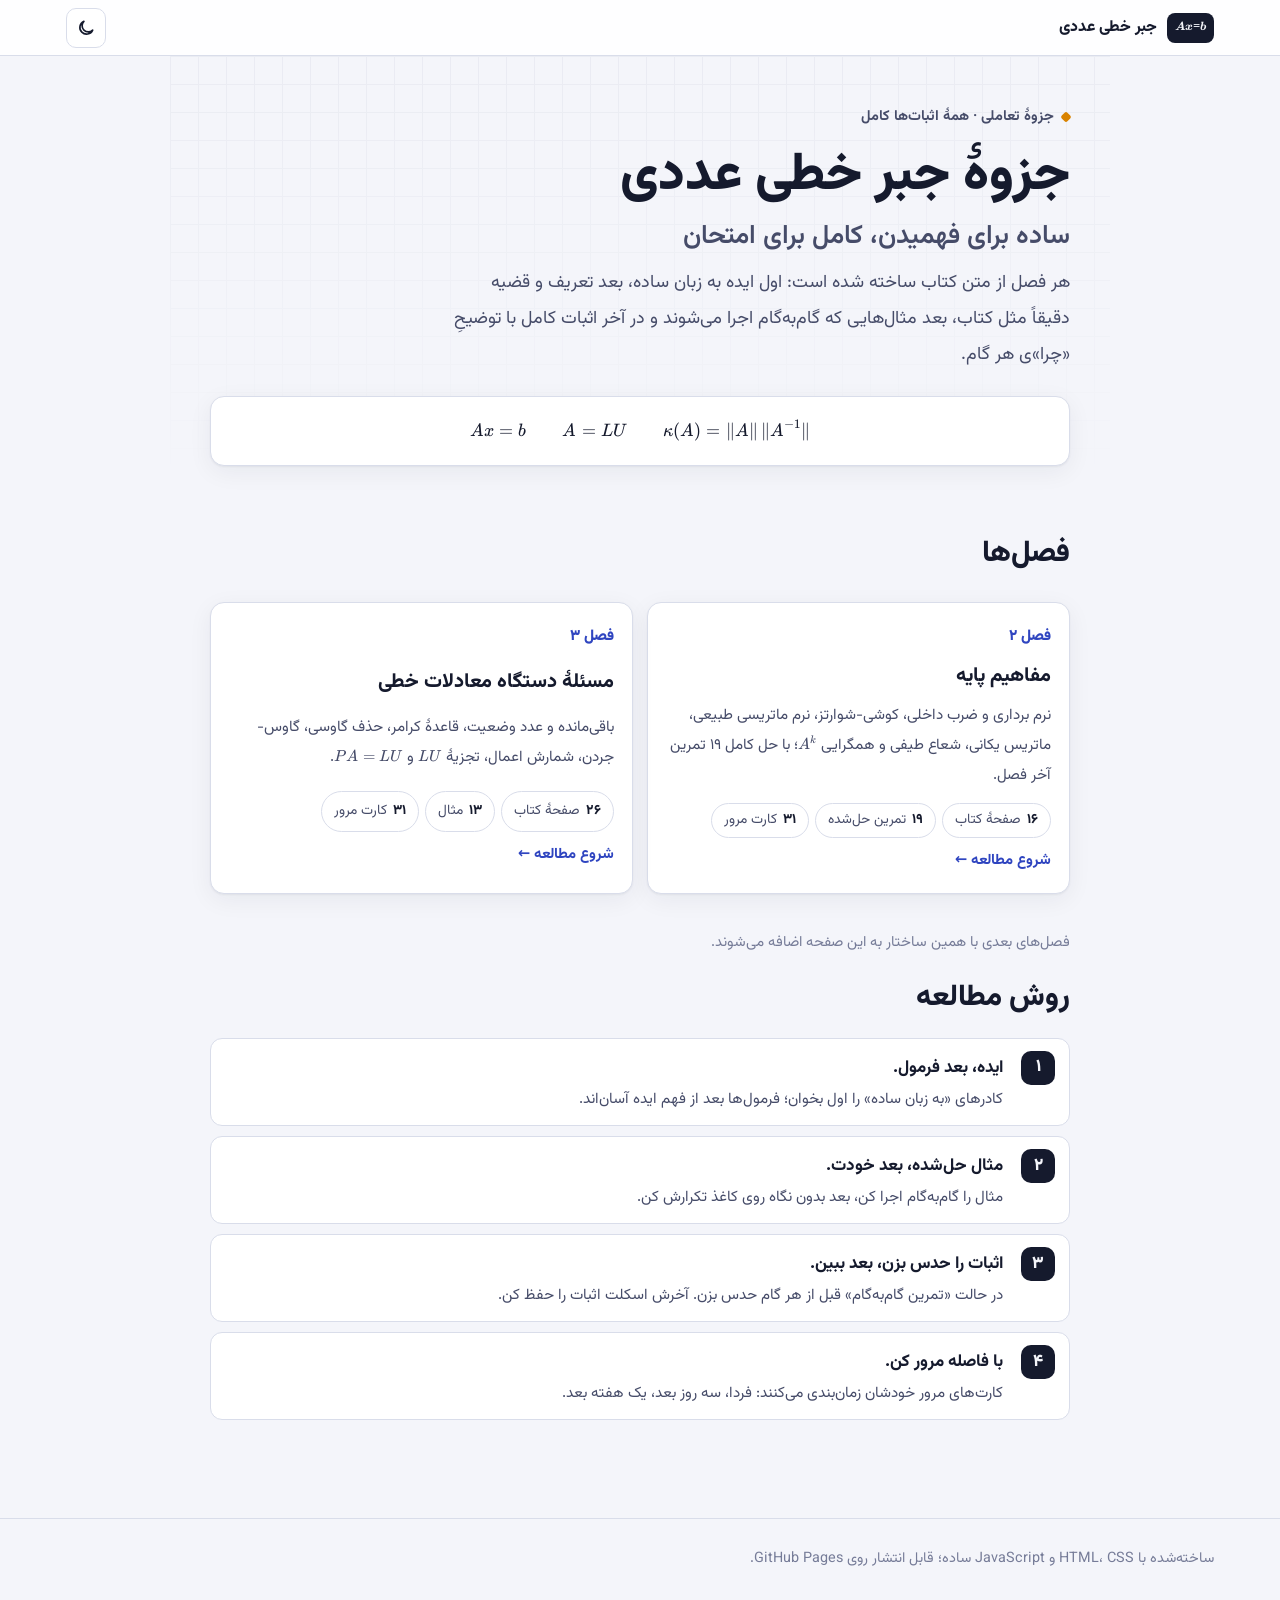
<file: index.html>
<!doctype html>
<html lang="fa" dir="rtl" data-page="home">
<head>
<meta charset="utf-8">
<meta name="viewport" content="width=device-width, initial-scale=1, viewport-fit=cover">
<title>جزوهٔ جبر خطی عددی</title>
<meta name="description" content="جزوهٔ تعاملی و ساده‌شدهٔ جبر خطی عددی با همهٔ اثبات‌ها، مثال‌های گام‌به‌گام و کارت‌های مرور.">
<link rel="icon" href="data:image/svg+xml,%3Csvg xmlns=%27http://www.w3.org/2000/svg%27 viewBox=%270 0 32 32%27%3E%3Crect width=%2732%27 height=%2732%27 rx=%277%27 fill=%27%23151a2d%27/%3E%3Cpath d=%27M10 8H7v16h3M22 8h3v16h-3%27 stroke=%27%23fff%27 stroke-width=%272.2%27 fill=%27none%27/%3E%3Ccircle cx=%2716%27 cy=%2716%27 r=%273.2%27 fill=%27%23f2a73a%27/%3E%3C/svg%3E">
<link rel="preload" href="assets/fonts/Vazirmatn-Variable.woff2" as="font" type="font/woff2" crossorigin>
<link rel="stylesheet" href="assets/vendor/katex/katex.min.css">
<link rel="stylesheet" href="assets/css/main.css">
<script>try{var t=JSON.parse(localStorage.getItem("theme"));if(t==="dark"||t==="light")document.documentElement.setAttribute("data-theme",t);}catch(e){}</script>
<script defer src="assets/vendor/katex/katex.min.js"></script>
<script defer src="assets/vendor/katex/contrib/auto-render.min.js"></script>
<script defer src="assets/js/core.js"></script>
<style>
  .home { max-width: 860px; margin: 0 auto; }
  .chapters { display: grid; gap: 14px; margin: 26px 0 34px; }
  @media (min-width: 720px) { .chapters { grid-template-columns: 1fr 1fr; } }
  .ch-card {
    display: grid; gap: 8px; padding: 18px; border-radius: var(--radius);
    background: var(--surface); border: 1px solid var(--line); color: var(--ink); text-decoration: none; min-width: 0;
  }
  a.ch-card { box-shadow: var(--shadow); }
  a.ch-card:hover { border-color: var(--accent); }
  .ch-card .n { font-weight: 850; color: var(--accent); font-size: .95rem; }
  .ch-card h3 { margin: 0; font-size: 1.25rem; display: block; }
  .ch-card p { margin: 0; color: var(--ink-2); font-size: .95rem; }
  .ch-card .meta { display: flex; flex-wrap: wrap; gap: 6px; margin-top: 4px; }
  .ch-card.soon { opacity: .7; border-style: dashed; }
  .ch-card .go { font-weight: 750; color: var(--accent); font-size: .92rem; }
</style>
</head>
<body>
<header class="topbar">
  <div class="topbar-in">
    <a class="brand" href="index.html"><span class="brand-mark">Ax=b</span><span class="brand-t">جبر خطی عددی</span></a>
    <span class="spacer"></span>
    <button class="icon-btn" id="themeBtn" aria-label="تغییر حالت روشن و تیره"></button>
  </div>
</header>

<div class="shell no-toc">
  <main class="content home">
    <section class="hero">
      <div class="eyebrow"><span class="dot"></span>جزوهٔ تعاملی · همهٔ اثبات‌ها کامل</div>
      <h1>جزوهٔ جبر خطی عددی<span class="sub">ساده برای فهمیدن، کامل برای امتحان</span></h1>
      <p class="lead">هر فصل از متن کتاب ساخته شده است: اول ایده به زبان ساده، بعد تعریف و قضیه دقیقاً مثل کتاب، بعد مثال‌هایی که گام‌به‌گام اجرا می‌شوند و در آخر اثبات کامل با توضیحِ «چرا»ی هر گام.</p>
      <div class="hero-eq">$$Ax=b\qquad A=LU\qquad \kappa(A)=\|A\|\,\|A^{-1}\|$$</div>
    </section>

    <h2 id="chapters">فصل‌ها</h2>
    <div class="chapters">
      <a class="ch-card" href="ch2.html">
        <span class="n">فصل ۲</span>
        <h3>مفاهیم پایه</h3>
        <p>نرم برداری و ضرب داخلی، کوشی-شوارتز، نرم ماتریسی طبیعی، ماتریس یکانی، شعاع طیفی و همگرایی $A^k$؛ با حل کامل ۱۹ تمرین آخر فصل.</p>
        <div class="meta"><span class="chip"><b>۱۶</b> صفحهٔ کتاب</span><span class="chip"><b>۱۹</b> تمرین حل‌شده</span><span class="chip"><b>۳۱</b> کارت مرور</span></div>
        <span class="go">شروع مطالعه ←</span>
      </a>
      <a class="ch-card" href="ch3.html">
        <span class="n">فصل ۳</span>
        <h3>مسئلهٔ دستگاه معادلات خطی</h3>
        <p>باقی‌مانده و عدد وضعیت، قاعدهٔ کرامر، حذف گاوسی، گاوس-جردن، شمارش اعمال، تجزیهٔ $LU$ و $PA=LU$.</p>
        <div class="meta"><span class="chip"><b>۲۶</b> صفحهٔ کتاب</span><span class="chip"><b>۱۳</b> مثال</span><span class="chip"><b>۳۱</b> کارت مرور</span></div>
        <span class="go">شروع مطالعه ←</span>
      </a>
    </div>
    <p class="muted small">فصل‌های بعدی با همین ساختار به این صفحه اضافه می‌شوند.</p>

    <h2 id="method">روش مطالعه</h2>
    <ol class="route">
      <li><div><b>ایده، بعد فرمول.</b><span>کادرهای «به زبان ساده» را اول بخوان؛ فرمول‌ها بعد از فهم ایده آسان‌اند.</span></div></li>
      <li><div><b>مثال حل‌شده، بعد خودت.</b><span>مثال را گام‌به‌گام اجرا کن، بعد بدون نگاه روی کاغذ تکرارش کن.</span></div></li>
      <li><div><b>اثبات را حدس بزن، بعد ببین.</b><span>در حالت «تمرین گام‌به‌گام» قبل از هر گام حدس بزن. آخرش اسکلت اثبات را حفظ کن.</span></div></li>
      <li><div><b>با فاصله مرور کن.</b><span>کارت‌های مرور خودشان زمان‌بندی می‌کنند: فردا، سه روز بعد، یک هفته بعد.</span></div></li>
    </ol>
  </main>
</div>
<footer class="page-foot"><div class="in"><p>ساخته‌شده با HTML، CSS و JavaScript ساده؛ قابل انتشار روی GitHub Pages.</p></div></footer>
</body>
</html>
</file>
<file: assets/css/main.css>
/* ==========================================================================
   جزوه جبر خطی عددی — main stylesheet
   Layout concept: a calm study desk — one readable column (~70 chars) with a
   sticky table of contents on the right (RTL start); matrices are always LTR.
   Colour roles: lapis = definition, turquoise = theorem, violet = example,
   amber = remark, green = plain-language intuition, red = common mistake,
   saffron = pivot (the same saffron marks the pivot in every widget).
   ========================================================================== */

@font-face {
  font-family: "Vazirmatn";
  src: url("../fonts/Vazirmatn-Variable.woff2") format("woff2");
  font-weight: 100 900;
  font-style: normal;
  font-display: swap;
}

:root {
  --bg: #f4f5fa;
  --surface: #ffffff;
  --surface-2: #eceff7;
  --ink: #151a2d;
  --ink-2: #464c69;
  --ink-3: #767c98;
  --line: #d9ddea;
  --accent: #2f45c0;
  --accent-ink: #ffffff;
  --accent-soft: #e6e9fb;

  --def: #2f45c0;  --def-bg: #f0f2fd;  --def-line: #cfd6f6;
  --thm: #0b7472;  --thm-bg: #e9f6f5;  --thm-line: #bfe3e0;
  --ex: #6343bf;   --ex-bg: #f4f0fd;   --ex-line: #ddd2f7;
  --rem: #9a5a00;  --rem-bg: #fff6e6;  --rem-line: #f3dcae;
  --intu: #23794a; --intu-bg: #ebf6ef; --intu-line: #c5e6d2;
  --warn: #b8362a; --warn-bg: #fdeeec; --warn-line: #f4cbc5;
  --pivot: #d98300; --pivot-bg: #fff0d4;
  --ok: #1d8a4c;   --ok-bg: #e7f5ec;
  --bad: #c2372c;  --bad-bg: #fdecea;

  --series-1: #2a78d6;
  --series-2: #eb6834;
  --series-3: #1baf7a;
  --grid: #e1e3ec;
  --axis: #b9bdd0;

  --shadow: 0 1px 2px rgba(21, 26, 45, .05), 0 6px 24px rgba(21, 26, 45, .06);
  --radius: 14px;
  --font: "Vazirmatn", "Vazir", "Segoe UI", Tahoma, system-ui, sans-serif;
  --topbar-h: 56px;
  --fs-body: 1.0625rem;
  --lh-body: 2;
}

@media (prefers-color-scheme: dark) {
  :root:not([data-theme="light"]) {
    --bg: #0e1120; --surface: #161a2c; --surface-2: #1d2238; --ink: #e9ebf5; --ink-2: #b6bbd4; --ink-3: #878da9; --line: #2a3050;
    --accent: #95a6ff; --accent-ink: #0e1120; --accent-soft: #232a4d;
    --def: #9fb0ff; --def-bg: #171d3b; --def-line: #2c3768;
    --thm: #57d0c6; --thm-bg: #0f2a2b; --thm-line: #1d4c4b;
    --ex: #bba8ff; --ex-bg: #1f1a3d; --ex-line: #3a3070;
    --rem: #f2b44e; --rem-bg: #2d2210; --rem-line: #56401a;
    --intu: #70d49c; --intu-bg: #10291b; --intu-line: #1f4c33;
    --warn: #ff8c7d; --warn-bg: #331816; --warn-line: #5e2a25;
    --pivot: #ffb547; --pivot-bg: #3a2a0c;
    --ok: #4fd08a; --ok-bg: #11301f; --bad: #ff8577; --bad-bg: #3a1916;
    --series-1: #3987e5; --series-2: #d95926; --series-3: #199e70;
    --grid: #262b45; --axis: #3b4266;
    --shadow: 0 1px 2px rgba(0, 0, 0, .3), 0 8px 28px rgba(0, 0, 0, .25);
    color-scheme: dark;
  }
}
:root[data-theme="dark"] {
  --bg: #0e1120; --surface: #161a2c; --surface-2: #1d2238; --ink: #e9ebf5; --ink-2: #b6bbd4; --ink-3: #878da9; --line: #2a3050;
  --accent: #95a6ff; --accent-ink: #0e1120; --accent-soft: #232a4d;
  --def: #9fb0ff; --def-bg: #171d3b; --def-line: #2c3768;
  --thm: #57d0c6; --thm-bg: #0f2a2b; --thm-line: #1d4c4b;
  --ex: #bba8ff; --ex-bg: #1f1a3d; --ex-line: #3a3070;
  --rem: #f2b44e; --rem-bg: #2d2210; --rem-line: #56401a;
  --intu: #70d49c; --intu-bg: #10291b; --intu-line: #1f4c33;
  --warn: #ff8c7d; --warn-bg: #331816; --warn-line: #5e2a25;
  --pivot: #ffb547; --pivot-bg: #3a2a0c;
  --ok: #4fd08a; --ok-bg: #11301f; --bad: #ff8577; --bad-bg: #3a1916;
  --series-1: #3987e5; --series-2: #d95926; --series-3: #199e70;
  --grid: #262b45; --axis: #3b4266;
  --shadow: 0 1px 2px rgba(0, 0, 0, .3), 0 8px 28px rgba(0, 0, 0, .25);
  color-scheme: dark;
}

/* ---------- base ---------- */
*, *::before, *::after { box-sizing: border-box; }
html { -webkit-text-size-adjust: 100%; scroll-padding-top: calc(var(--topbar-h) + 16px); }
@media (prefers-reduced-motion: no-preference) { html { scroll-behavior: smooth; } }
body {
  margin: 0;
  background: var(--bg);
  color: var(--ink);
  font-family: var(--font);
  font-size: var(--fs-body);
  line-height: var(--lh-body);
  text-rendering: optimizeLegibility;
}
img, svg { max-width: 100%; }
[hidden] { display: none !important; }
a { color: var(--accent); text-decoration-thickness: 1px; text-underline-offset: 4px; }
a:hover { text-decoration-thickness: 2px; }
:focus-visible { outline: 3px solid var(--accent); outline-offset: 2px; border-radius: 6px; }
::selection { background: var(--accent-soft); }
b, strong { font-weight: 750; }
p { margin: 0 0 14px; }
ul, ol { padding-inline-start: 1.4em; margin: 0 0 14px; }
li { margin-block: 4px; }
hr { border: 0; border-top: 1px solid var(--line); margin: 40px 0; }
.ltr { direction: ltr; unicode-bidi: isolate; }
.muted { color: var(--ink-3); }
.small { font-size: .92rem; }
.nowrap { white-space: nowrap; }

/* KaTeX inside RTL text */
.katex { font-size: 1.08em; direction: ltr; unicode-bidi: isolate; }
/* keep each inline formula on one line: in RTL text a formula split across lines reads backwards */
.katex .katex-html { white-space: nowrap; }
.katex.k-wrap .katex-html { white-space: normal; }
.katex-display { position: relative; direction: ltr; overflow-x: auto; overflow-y: hidden; padding: 6px 4px; margin: 14px 0; -webkit-overflow-scrolling: touch; }
.katex-display > .katex { white-space: nowrap; }
.katex-display::-webkit-scrollbar { height: 6px; }
.katex-display::-webkit-scrollbar-thumb { background: var(--line); border-radius: 6px; }

/* ---------- top bar ---------- */
body::before {
  content: ""; position: fixed; inset: 0 0 auto; height: env(safe-area-inset-top, 0px);
  z-index: 60; background: var(--surface);
}
.topbar {
  position: sticky; top: env(safe-area-inset-top, 0px); z-index: 50;
  height: var(--topbar-h);
  background: color-mix(in srgb, var(--surface) 88%, transparent);
  backdrop-filter: saturate(1.4) blur(10px);
  -webkit-backdrop-filter: saturate(1.4) blur(10px);
  border-bottom: 1px solid var(--line);
}
.topbar-in {
  height: 100%; max-width: 1180px; margin: 0 auto;
  display: flex; align-items: center; gap: 10px;
  padding-left: max(16px, env(safe-area-inset-left, 0px));
  padding-right: max(16px, env(safe-area-inset-right, 0px));
}
.brand { display: flex; align-items: center; gap: 10px; color: var(--ink); text-decoration: none; font-weight: 800; min-width: 0; }
.brand-mark {
  height: 30px; padding: 0 8px; flex: none; border-radius: 8px; display: grid; place-items: center;
  background: var(--ink); color: var(--bg); font-size: .78rem; font-weight: 800; direction: ltr; line-height: 1; font-family: "KaTeX_Math", serif; font-style: italic;
}
.brand-t { white-space: nowrap; overflow: hidden; text-overflow: ellipsis; font-size: .98rem; }
.brand-t .muted { font-weight: 500; }
.topbar .spacer { flex: 1; }
.icon-btn {
  width: 40px; height: 40px; flex: none; border-radius: 10px; border: 1px solid var(--line);
  background: var(--surface); color: var(--ink); display: grid; place-items: center; cursor: pointer;
}
.icon-btn:hover { background: var(--surface-2); }
.icon-btn svg { width: 20px; height: 20px; }
.read-progress { position: absolute; inset-inline: 0; bottom: -1px; height: 3px; background: transparent; }
.read-progress span { display: block; height: 100%; width: 0; background: var(--accent); transition: width .1s linear; margin-inline-start: 0; }

/* ---------- shell ---------- */
.shell {
  max-width: 1180px; margin: 0 auto;
  padding-left: max(16px, env(safe-area-inset-left, 0px));
  padding-right: max(16px, env(safe-area-inset-right, 0px));
  padding-block: 0 80px;
  display: grid; grid-template-columns: minmax(0, 1fr); gap: 40px;
  overflow-x: clip;
}
.content { min-width: 0; max-width: 780px; width: 100%; margin-inline: auto; }

/* ---------- table of contents ---------- */
.toc {
  position: fixed; z-index: 70; top: 0; bottom: 0; right: 0;
  width: min(86vw, 340px);
  background: var(--surface); border-inline-end: 1px solid var(--line);
  box-shadow: var(--shadow);
  padding: calc(env(safe-area-inset-top, 0px) + 16px) 16px calc(env(safe-area-inset-bottom, 0px) + 24px);
  padding-right: max(16px, env(safe-area-inset-right, 0px));
  overflow-y: auto; transform: translateX(105%); transition: transform .28s ease;
}
.toc.open { transform: none; }
.toc-head { display: flex; align-items: center; justify-content: space-between; gap: 8px; margin-bottom: 8px; }
.toc-head b { font-size: 1rem; }
.toc-progress { font-size: .85rem; color: var(--ink-3); margin-bottom: 10px; }
.toc-progress .bar { height: 6px; background: var(--surface-2); border-radius: 6px; overflow: hidden; margin-top: 6px; }
.toc-progress .bar span { display: block; height: 100%; width: 0; background: var(--ok); border-radius: 6px; transition: width .4s ease; }
.toc ol { list-style: none; padding: 0; margin: 0; }
.toc li { margin: 0; }
.toc a {
  display: flex; gap: 8px; align-items: baseline; padding: 6px 10px; border-radius: 9px;
  color: var(--ink-2); text-decoration: none; font-size: .93rem; line-height: 1.7;
}
.toc a:hover { background: var(--surface-2); color: var(--ink); }
.toc a.active { background: var(--accent-soft); color: var(--accent); font-weight: 700; }
.toc a .n { color: var(--ink-3); font-size: .8rem; min-width: 2.6em; direction: rtl; }
.toc li.lvl3 a { padding-inline-start: 26px; font-size: .87rem; }
.toc a .chk { margin-inline-start: auto; color: var(--ok); font-size: .8rem; opacity: 0; }
.toc a.done .chk { opacity: 1; }
.backdrop { position: fixed; inset: 0; z-index: 65; background: rgba(10, 12, 25, .35); opacity: 0; pointer-events: none; transition: opacity .25s; }
.backdrop.show { opacity: 1; pointer-events: auto; }

@media (min-width: 1100px) {
  .shell { grid-template-columns: 270px minmax(0, 1fr); gap: 56px; }
  .toc {
    position: sticky; top: calc(var(--topbar-h) + env(safe-area-inset-top, 0px) + 20px);
    height: calc(100vh - var(--topbar-h) - 40px); transform: none; box-shadow: none;
    border: 0; background: transparent; padding: 0 0 24px; width: auto; z-index: 1;
  }
  .toc-close, #tocBtn { display: none; }
  .backdrop { display: none; }
  .content { margin-inline: 0; }
  /* pages without a table of contents (the home page) keep one centred column */
  .shell.no-toc { grid-template-columns: minmax(0, 1fr); }
  .shell.no-toc .content { margin-inline: auto; }
}

/* ---------- hero ---------- */
.hero { position: relative; padding-block: 44px 30px; }
.hero::before {
  content: ""; position: absolute; inset: 0 -40px; z-index: -1;
  background-image:
    linear-gradient(var(--grid) 1px, transparent 1px),
    linear-gradient(90deg, var(--grid) 1px, transparent 1px);
  background-size: 28px 28px;
  mask-image: linear-gradient(to bottom, rgba(0,0,0,.55), transparent 92%);
  -webkit-mask-image: linear-gradient(to bottom, rgba(0,0,0,.55), transparent 92%);
}
.eyebrow { display: inline-flex; align-items: center; gap: 8px; font-size: .9rem; font-weight: 700; color: var(--ink-2); margin-bottom: 10px; }
.eyebrow .dot { width: 8px; height: 8px; border-radius: 2px; background: var(--pivot); transform: rotate(45deg); }
.hero h1 { font-size: clamp(2rem, 7vw, 3.3rem); line-height: 1.35; font-weight: 850; margin: 0 0 12px; text-wrap: balance; }
.hero h1 .sub { display: block; font-size: .5em; font-weight: 600; color: var(--ink-2); margin-top: 6px; }
.hero .lead { font-size: 1.12rem; color: var(--ink-2); max-width: 62ch; }
.hero-eq { margin: 22px 0 18px; padding: 16px 12px; background: var(--surface); border: 1px solid var(--line); border-radius: var(--radius); box-shadow: var(--shadow); }
.hero-eq .katex-display { margin: 0; }
.chips { display: flex; flex-wrap: wrap; gap: 8px; margin-top: 16px; }
.chip { display: inline-flex; align-items: center; gap: 6px; padding: 4px 12px; border-radius: 999px; background: var(--surface); border: 1px solid var(--line); font-size: .86rem; color: var(--ink-2); line-height: 1.8; }
.chip b { color: var(--ink); }
.chip .sw { width: 9px; height: 9px; border-radius: 2px; }

/* ---------- headings & sections ---------- */
.sec { padding-top: 26px; }
.sec + .sec { border-top: 1px solid var(--line); margin-top: 34px; }
h2 { font-size: clamp(1.45rem, 4.2vw, 1.85rem); line-height: 1.5; font-weight: 820; margin: 18px 0 14px; text-wrap: balance; display: flex; gap: 12px; align-items: baseline; flex-wrap: wrap; }
h2 .num, h3 .num { font-weight: 700; color: var(--accent); font-size: .78em; background: var(--accent-soft); padding: 0 10px; border-radius: 8px; line-height: 1.7; }
h3 { font-size: clamp(1.2rem, 3.4vw, 1.38rem); line-height: 1.6; font-weight: 780; margin: 34px 0 12px; text-wrap: balance; display: flex; gap: 10px; align-items: baseline; flex-wrap: wrap; }
h4 { font-size: 1.08rem; font-weight: 760; margin: 22px 0 8px; }
.sec-intro { color: var(--ink-2); }

/* ---------- semantic boxes ---------- */
.box {
  --c: var(--def); --c-bg: var(--def-bg); --c-line: var(--def-line);
  background: var(--c-bg); border: 1px solid var(--c-line); border-radius: var(--radius);
  padding: 16px 18px 6px; margin-block: 22px; position: relative;
}
.box.def  { --c: var(--def);  --c-bg: var(--def-bg);  --c-line: var(--def-line); }
.box.thm  { --c: var(--thm);  --c-bg: var(--thm-bg);  --c-line: var(--thm-line); }
.box.ex   { --c: var(--ex);   --c-bg: var(--ex-bg);   --c-line: var(--ex-line); }
.box.rem  { --c: var(--rem);  --c-bg: var(--rem-bg);  --c-line: var(--rem-line); }
.box.intu { --c: var(--intu); --c-bg: var(--intu-bg); --c-line: var(--intu-line); }
.box.warn { --c: var(--warn); --c-bg: var(--warn-bg); --c-line: var(--warn-line); }
.box.algo { --c: var(--ink);  --c-bg: var(--surface); --c-line: var(--line); box-shadow: var(--shadow); }
.box.recall { --c: var(--ink-2); --c-bg: var(--surface); --c-line: var(--line); border-style: dashed; }
.box.goal { --c: var(--accent); --c-bg: var(--surface); --c-line: var(--line); }
.box-h { display: flex; flex-wrap: wrap; align-items: baseline; gap: 4px 12px; margin-bottom: 6px; }
.tag { display: inline-flex; align-items: center; gap: 8px; font-weight: 820; color: var(--c); font-size: 1rem; white-space: nowrap; }
.tag::before { content: ""; width: 9px; height: 9px; border-radius: 2px; background: currentColor; transform: rotate(45deg); flex: none; }
.box-t { font-weight: 700; color: var(--ink); }
.box-src { margin-inline-start: auto; font-size: .8rem; color: var(--ink-3); white-space: nowrap; }
.box > p:last-child, .box-b > :last-child { margin-bottom: 10px; }
.box ol, .box ul { margin-bottom: 10px; }
.box .katex-display { margin: 10px 0; }

/* lists that carry a real order */
.algo-steps { counter-reset: st; list-style: none; padding: 0; margin: 6px 0 10px; }
.algo-steps > li { counter-increment: st; position: relative; padding-inline-start: 40px; margin-block: 8px; }
.algo-steps > li::before {
  content: counter(st, persian); position: absolute; inset-inline-start: 0; top: 4px;
  width: 26px; height: 26px; border-radius: 8px; display: grid; place-items: center;
  background: var(--surface-2); color: var(--ink); font-weight: 800; font-size: .85rem; line-height: 1;
}
.io { display: grid; gap: 4px; margin: 4px 0 10px; font-size: .97rem; }
.io b { color: var(--ink-2); }

/* ---------- proofs ---------- */
.proof { margin-block: 10px 30px; border: 1px solid var(--line); border-radius: var(--radius); background: var(--surface); overflow: hidden; }
.proof-h { display: flex; flex-wrap: wrap; gap: 8px 12px; align-items: center; padding: 12px 16px; border-bottom: 1px solid var(--line); background: var(--surface-2); }
.proof-h .pt { font-weight: 820; font-size: 1.02rem; }
.badge { font-size: .76rem; font-weight: 700; padding: 1px 9px; border-radius: 999px; line-height: 1.9; border: 1px solid var(--line); color: var(--ink-2); background: var(--surface); white-space: nowrap; }
.badge.book { color: var(--thm); border-color: var(--thm-line); background: var(--thm-bg); }
.badge.supp { color: var(--rem); border-color: var(--rem-line); background: var(--rem-bg); }
.proof-h .grow { flex: 1; }
.btn {
  font: inherit; font-size: .88rem; font-weight: 700; line-height: 1.6;
  padding: 6px 14px; border-radius: 10px; border: 1px solid var(--line);
  background: var(--surface); color: var(--ink); cursor: pointer;
  display: inline-flex; align-items: center; gap: 6px;
}
.btn:hover { background: var(--surface-2); }
.btn.primary { background: var(--accent); border-color: var(--accent); color: var(--accent-ink); }
.btn.primary:hover { filter: brightness(1.06); }
.btn[aria-pressed="true"] { background: var(--accent-soft); border-color: var(--accent); color: var(--accent); }
.proof-goal { padding: 12px 16px 0; color: var(--ink-2); font-size: .97rem; }
.steps { list-style: none; margin: 0; padding: 14px 16px 6px; counter-reset: ps; }
.step { counter-increment: ps; position: relative; padding-inline-start: 44px; padding-bottom: 14px; margin: 0; }
.step::before {
  content: counter(ps, persian); position: absolute; inset-inline-start: 0; top: 2px;
  width: 30px; height: 30px; border-radius: 50%; display: grid; place-items: center;
  background: var(--thm-bg); color: var(--thm); border: 1px solid var(--thm-line); font-weight: 800; font-size: .88rem; line-height: 1;
}
.step::after { content: ""; position: absolute; inset-inline-start: 14.5px; top: 36px; bottom: 2px; width: 1px; background: var(--line); }
.step:last-child::after { display: none; }
.step .why {
  margin-top: 4px; font-size: .94rem; color: var(--ink-2); background: var(--surface-2);
  border-radius: 10px; padding: 8px 12px; line-height: 1.9;
}
.step .why::before { content: "چرا؟ "; font-weight: 800; color: var(--intu); }
.step .why.note::before { content: "نکته: "; color: var(--rem); }
.qed { text-align: left; padding: 0 16px 10px; color: var(--ink-3); font-size: 1.2rem; }
.skeleton { margin: 0 16px 16px; padding: 12px 14px; border-radius: 12px; border: 1px dashed var(--pivot); background: var(--pivot-bg); font-size: .96rem; }
.skeleton > b:first-child { color: var(--pivot); display: block; margin-bottom: 2px; }
.skeleton ol { margin: 4px 0 2px; }
.practice-bar { display: none; padding: 0 16px 16px; gap: 8px; flex-wrap: wrap; align-items: center; }
.proof.practice .practice-bar { display: flex; }
.proof.practice .step.concealed { display: none; }
.proof.practice .skeleton.concealed, .proof.practice .qed.concealed { display: none; }
.practice-hint { font-size: .88rem; color: var(--ink-3); }
@media (prefers-reduced-motion: no-preference) {
  .step.revealed { animation: rise .35s ease both; }
  @keyframes rise { from { opacity: 0; transform: translateY(8px); } to { opacity: 1; transform: none; } }
}

/* ---------- try-yourself reveal ---------- */
details.try { margin: 14px 0 20px; border: 1px solid var(--line); border-radius: 12px; background: var(--surface); }
details.try > summary {
  cursor: pointer; list-style: none; padding: 10px 14px; font-weight: 750; color: var(--ex);
  display: flex; align-items: center; gap: 8px;
}
details.try > summary::-webkit-details-marker { display: none; }
details.try > summary::before { content: "+"; width: 22px; height: 22px; border-radius: 6px; display: grid; place-items: center; background: var(--ex-bg); font-weight: 900; line-height: 1; }
details.try[open] > summary::before { content: "−"; }
details.try > div { padding: 0 14px 6px; border-top: 1px solid var(--line); padding-top: 12px; }

/* ---------- quizzes ---------- */
.quiz { margin: 30px 0; border-radius: var(--radius); border: 1px solid var(--line); background: var(--surface); box-shadow: var(--shadow); overflow: hidden; }
.quiz-h { display: flex; gap: 10px; align-items: center; padding: 12px 16px; border-bottom: 1px solid var(--line); flex-wrap: wrap; }
.quiz-h b { font-size: 1.02rem; }
.quiz-h .score { margin-inline-start: auto; font-size: .88rem; color: var(--ink-3); }
.q { padding: 14px 16px 4px; border-bottom: 1px solid var(--line); }
.q:last-child { border-bottom: 0; }
.q-t { font-weight: 650; margin-bottom: 10px; }
.q-t .qn { color: var(--ink-3); font-weight: 800; margin-inline-end: 6px; }
.opts { display: grid; grid-template-columns: minmax(0, 1fr); gap: 8px; margin-bottom: 12px; }
@media (min-width: 640px) { .opts.two { grid-template-columns: minmax(0, 1fr) minmax(0, 1fr); } }
.opt > span:last-child, .opt { min-width: 0; overflow-wrap: anywhere; }
.opt {
  font: inherit; text-align: start; line-height: 1.8; padding: 9px 14px; border-radius: 11px;
  border: 1px solid var(--line); background: var(--bg); color: var(--ink); cursor: pointer;
  display: flex; gap: 10px; align-items: baseline;
}
.opt:hover:not([disabled]) { border-color: var(--accent); }
.opt .k { flex: none; width: 24px; height: 24px; border-radius: 7px; display: grid; place-items: center; background: var(--surface-2); font-weight: 800; font-size: .8rem; line-height: 1; }
.opt.right { border-color: var(--ok); background: var(--ok-bg); }
.opt.right .k { background: var(--ok); color: var(--surface); }
.opt.wrong { border-color: var(--bad); background: var(--bad-bg); }
.opt.wrong .k { background: var(--bad); color: var(--surface); }
.opt[disabled] { cursor: default; }
.q-exp { display: none; font-size: .95rem; color: var(--ink-2); background: var(--surface-2); padding: 10px 14px; border-radius: 10px; margin-bottom: 12px; }
.q.answered .q-exp { display: block; }
.q-exp::before { content: "توضیح: "; font-weight: 800; color: var(--ink); }
.quiz-f { padding: 10px 16px 14px; display: flex; gap: 8px; flex-wrap: wrap; }

/* ---------- section footer: mark as learned ---------- */
.sec-done { margin: 30px 0 6px; display: flex; align-items: center; gap: 12px; flex-wrap: wrap; padding: 14px 16px; border-radius: var(--radius); background: var(--surface-2); }
.sec-done p { margin: 0; font-size: .95rem; color: var(--ink-2); flex: 1 1 220px; }
.done-btn[aria-pressed="true"] { background: var(--ok-bg); border-color: var(--ok); color: var(--ok); }

/* ---------- tables ---------- */
.tbl { position: relative; overflow-x: auto; margin: 16px 0 22px; border: 1px solid var(--line); border-radius: 12px; background: var(--surface); }
.tbl table { border-collapse: collapse; width: 100%; min-width: 520px; font-size: .95rem; font-variant-numeric: tabular-nums; }
.tbl th, .tbl td { padding: 9px 12px; border-bottom: 1px solid var(--line); text-align: center; vertical-align: middle; }
.tbl th { background: var(--surface-2); font-weight: 750; }
.tbl tr:last-child td { border-bottom: 0; }
.tbl tfoot td { background: var(--accent-soft); font-weight: 700; }
.tbl caption { caption-side: bottom; padding: 8px; color: var(--ink-3); font-size: .88rem; }

/* ---------- study guide / roadmap ---------- */
.route { list-style: none; padding: 0; margin: 18px 0; display: grid; gap: 10px; counter-reset: rt; }
.route > li {
  counter-increment: rt; display: grid; grid-template-columns: 40px 1fr; gap: 12px; align-items: start;
  padding: 12px 14px; border-radius: 12px; background: var(--surface); border: 1px solid var(--line); margin: 0;
}
.route > li::before {
  content: counter(rt, persian); width: 34px; height: 34px; border-radius: 10px; display: grid; place-items: center;
  background: var(--ink); color: var(--bg); font-weight: 850; line-height: 1;
}
.route b { display: block; }
.route span { color: var(--ink-2); font-size: .95rem; line-height: 1.85; display: block; }

.map { display: grid; gap: 12px; margin: 18px 0 8px; }
@media (min-width: 760px) { .map { grid-template-columns: repeat(3, minmax(0, 1fr)); } }
.map-col { background: var(--surface); border: 1px solid var(--line); border-radius: var(--radius); padding: 14px; }
.map-col h4 { margin: 0 0 8px; font-size: 1rem; display: flex; gap: 8px; align-items: center; }
.map-col h4 .st { width: 26px; height: 26px; border-radius: 8px; background: var(--accent-soft); color: var(--accent); display: grid; place-items: center; font-size: .85rem; font-weight: 850; line-height: 1; }
.map-col ul { list-style: none; padding: 0; margin: 0; display: grid; gap: 6px; }
.map-col li { margin: 0; }
.map-col a { display: block; padding: 6px 10px; border-radius: 9px; background: var(--bg); text-decoration: none; color: var(--ink); font-size: .92rem; line-height: 1.7; border: 1px solid transparent; }
.map-col a:hover { border-color: var(--accent); }
.map-col a small { color: var(--ink-3); }

/* ---------- misc content pieces ---------- */
.kbd-eq { font-weight: 800; }
.pivot-mark { background: var(--pivot-bg); color: var(--pivot); padding: 0 6px; border-radius: 6px; font-weight: 800; }
.two-col { display: grid; gap: 12px; }
@media (min-width: 700px) { .two-col { grid-template-columns: 1fr 1fr; } }
.mini { background: var(--surface); border: 1px solid var(--line); border-radius: 12px; padding: 12px 14px; min-width: 0; }
.mini h5 { margin: 0 0 6px; font-size: .98rem; }
.mini p:last-child { margin-bottom: 0; }
.note-line { border-inline-start: 3px solid var(--line); padding-inline-start: 12px; color: var(--ink-2); }
.cheat { display: grid; gap: 10px; }
.cheat .item { background: var(--surface); border: 1px solid var(--line); border-radius: 12px; padding: 12px 14px; min-width: 0; }
.cheat .item h5 { margin: 0 0 4px; font-size: 1rem; display: flex; gap: 8px; flex-wrap: wrap; align-items: baseline; }
.cheat .item h5 a { text-decoration: none; }
.cheat .item ol { margin: 4px 0 0; font-size: .95rem; }
.widget { margin: 22px 0; min-width: 0; }

footer.page-foot { border-top: 1px solid var(--line); padding-block: 26px 40px; color: var(--ink-3); font-size: .9rem; }
footer.page-foot .in { max-width: 1180px; margin: 0 auto; padding-left: max(16px, env(safe-area-inset-left, 0px)); padding-right: max(16px, env(safe-area-inset-right, 0px)); }

/* reveal-on-scroll: always visible at rest, motion only as enhancement */
@media (prefers-reduced-motion: no-preference) {
  .reveal-ready .box, .reveal-ready .proof, .reveal-ready .quiz { transition: transform .5s ease, opacity .5s ease; }
  .reveal-ready .pending { transform: translateY(10px); opacity: .55; }
}

@media (max-width: 480px) {
  :root { --fs-body: 1.02rem; --lh-body: 1.95; }
  .box { padding: 14px 14px 4px; }
  .steps { padding: 12px 12px 4px; }
  .step { padding-inline-start: 40px; }
  .proof-h { padding: 10px 12px; }
}

@media print {
  .topbar, .toc, .backdrop, .practice-bar, .proof-h .btn, .sec-done, .quiz-f { display: none !important; }
  .proof.practice .step.concealed, .proof.practice .skeleton.concealed { display: block !important; }
  .shell { display: block; }
  body { background: #fff; }
}
</file>
